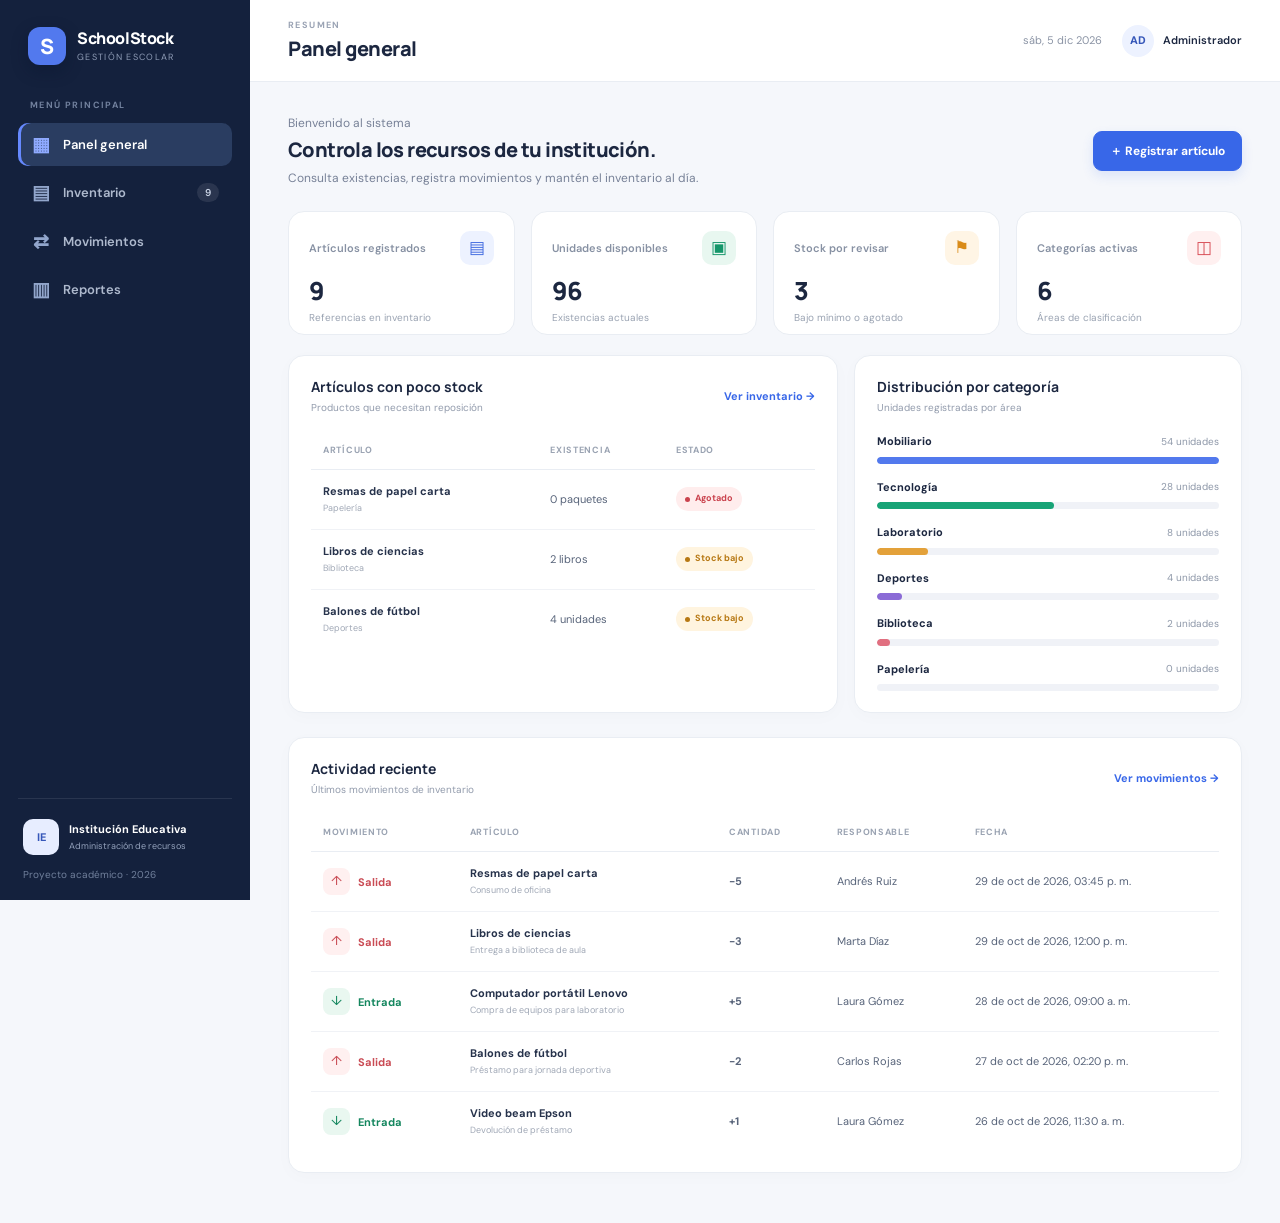
<file: OneDrive/Escritorio/SchoolStock_Gestion_Inventario_Escolar/SchoolStock/index.html>
<!doctype html>
<html lang="es">
<head>
  <meta charset="utf-8">
  <meta name="viewport" content="width=device-width, initial-scale=1">
  <meta name="description" content="SchoolStock: sistema web de gestión de inventario escolar desarrollado con JavaScript, CSS y Bootstrap.">
  <meta name="theme-color" content="#14213d">
  <title>SchoolStock | Inventario escolar</title>
  <link rel="preconnect" href="https://cdn.jsdelivr.net" crossorigin>
  <link href="https://cdn.jsdelivr.net/npm/bootstrap@5.3.8/dist/css/bootstrap.min.css" rel="stylesheet">
  <link rel="stylesheet" href="assets/css/styles.css">
</head>
<body>
  <div class="app-shell">
    <aside class="sidebar" id="sidebar">
      <a class="brand" href="#dashboard" aria-label="SchoolStock inicio">
        <span class="brand-mark">S</span>
        <span><strong>SchoolStock</strong><small>GESTIÓN ESCOLAR</small></span>
      </a>

      <div class="sidebar-label">MENÚ PRINCIPAL</div>
      <nav class="nav flex-column app-nav" aria-label="Navegación principal">
        <a class="nav-link active" href="#dashboard" data-page="dashboard"><span class="nav-icon">▦</span> Panel general</a>
        <a class="nav-link" href="#inventario" data-page="inventario"><span class="nav-icon">▤</span> Inventario <span class="nav-count" id="navItemCount">0</span></a>
        <a class="nav-link" href="#movimientos" data-page="movimientos"><span class="nav-icon">⇄</span> Movimientos</a>
        <a class="nav-link" href="#reportes" data-page="reportes"><span class="nav-icon">▥</span> Reportes</a>
      </nav>

      <div class="sidebar-bottom">
        <div class="school-card">
          <div class="school-avatar">IE</div>
          <div><strong>Institución Educativa</strong><small>Administración de recursos</small></div>
        </div>
        <div class="sidebar-note">Proyecto académico · 2026</div>
      </div>
    </aside>

    <main class="main-content">
      <header class="topbar">
        <div class="d-flex align-items-center gap-3">
          <button class="btn btn-light sidebar-toggle d-lg-none" id="sidebarToggle" aria-label="Abrir menú">☰</button>
          <div>
            <div class="eyebrow" id="pageEyebrow">RESUMEN</div>
            <h1 class="page-title" id="pageTitle">Panel general</h1>
          </div>
        </div>
        <div class="topbar-actions">
          <span class="today-label" id="todayLabel"></span>
          <div class="user-chip"><span class="user-avatar">AD</span><span class="d-none d-sm-inline">Administrador</span></div>
        </div>
      </header>

      <div class="page-container">
        <section class="page-view active" id="page-dashboard" aria-labelledby="pageTitle">
          <div class="welcome-row">
            <div>
              <p class="muted mb-1">Bienvenido al sistema</p>
              <h2 class="section-heading">Controla los recursos de tu institución.</h2>
              <p class="muted mb-0">Consulta existencias, registra movimientos y mantén el inventario al día.</p>
            </div>
            <button class="btn btn-primary px-3" data-bs-toggle="modal" data-bs-target="#itemModal" id="quickAddItem">＋ Registrar artículo</button>
          </div>

          <div class="row g-3 stat-grid" id="dashboardStats"></div>

          <div class="row g-3 mt-1">
            <div class="col-xl-7">
              <div class="panel-card h-100">
                <div class="panel-header"><div><h3>Artículos con poco stock</h3><p>Productos que necesitan reposición</p></div><a href="#inventario" data-page="inventario" class="text-link">Ver inventario →</a></div>
                <div id="lowStockTable"></div>
              </div>
            </div>
            <div class="col-xl-5">
              <div class="panel-card h-100">
                <div class="panel-header"><div><h3>Distribución por categoría</h3><p>Unidades registradas por área</p></div></div>
                <div id="categorySummary" class="category-summary"></div>
              </div>
            </div>
          </div>

          <div class="panel-card mt-4">
            <div class="panel-header"><div><h3>Actividad reciente</h3><p>Últimos movimientos de inventario</p></div><a href="#movimientos" data-page="movimientos" class="text-link">Ver movimientos →</a></div>
            <div id="recentMovements"></div>
          </div>
        </section>

        <section class="page-view" id="page-inventario" aria-labelledby="pageTitle" hidden>
          <div class="page-toolbar">
            <div><h2 class="section-heading">Artículos registrados</h2><p class="muted mb-0">Administra los recursos y consulta sus existencias.</p></div>
            <button class="btn btn-primary" data-bs-toggle="modal" data-bs-target="#itemModal" id="addItemButton">＋ Nuevo artículo</button>
          </div>
          <div class="panel-card">
            <div class="filter-row">
              <div class="search-box"><span>⌕</span><input type="search" class="form-control" id="inventorySearch" placeholder="Buscar por nombre, código o ubicación..." aria-label="Buscar artículos"></div>
              <select class="form-select filter-select" id="categoryFilter" aria-label="Filtrar por categoría"><option value="">Todas las categorías</option></select>
              <select class="form-select filter-select" id="stockFilter" aria-label="Filtrar por existencias"><option value="">Todos los estados</option><option value="normal">Stock normal</option><option value="low">Stock bajo</option><option value="zero">Agotado</option></select>
              <button class="btn btn-outline-secondary" id="exportItemsButton">⇩ Exportar CSV</button>
            </div>
            <div id="inventoryTable"></div>
            <div class="table-footer" id="inventoryCount"></div>
          </div>
        </section>

        <section class="page-view" id="page-movimientos" aria-labelledby="pageTitle" hidden>
          <div class="page-toolbar">
            <div><h2 class="section-heading">Entradas y salidas</h2><p class="muted mb-0">Cada movimiento actualiza automáticamente las existencias.</p></div>
            <button class="btn btn-primary" data-bs-toggle="modal" data-bs-target="#movementModal">＋ Registrar movimiento</button>
          </div>
          <div class="row g-3 mb-3" id="movementStats"></div>
          <div class="panel-card">
            <div class="filter-row">
              <div class="search-box"><span>⌕</span><input type="search" class="form-control" id="movementSearch" placeholder="Buscar artículo o responsable..." aria-label="Buscar movimientos"></div>
              <select class="form-select filter-select" id="movementTypeFilter" aria-label="Filtrar tipo"><option value="">Todos los movimientos</option><option value="Entrada">Entradas</option><option value="Salida">Salidas</option></select>
              <button class="btn btn-outline-secondary" id="exportMovementsButton">⇩ Exportar CSV</button>
            </div>
            <div id="movementsTable"></div>
            <div class="table-footer" id="movementCount"></div>
          </div>
        </section>

        <section class="page-view" id="page-reportes" aria-labelledby="pageTitle" hidden>
          <div class="page-toolbar"><div><h2 class="section-heading">Reportes del inventario</h2><p class="muted mb-0">Resumen de existencias y movimientos registrados.</p></div><button class="btn btn-outline-secondary" id="exportFullButton">⇩ Descargar inventario CSV</button></div>
          <div class="row g-3" id="reportStats"></div>
          <div class="row g-3 mt-1">
            <div class="col-lg-6"><div class="panel-card h-100"><div class="panel-header"><div><h3>Existencias por categoría</h3><p>Total de unidades disponibles</p></div></div><div id="reportCategories"></div></div></div>
            <div class="col-lg-6"><div class="panel-card h-100"><div class="panel-header"><div><h3>Estado del inventario</h3><p>Clasificación según el mínimo definido</p></div></div><div id="stockHealth"></div></div></div>
          </div>
          <div class="report-note mt-4"><strong>Nota:</strong> los reportes se calculan con los datos guardados en este navegador. Exporta los archivos CSV para conservar una copia o abrirlos en Excel.</div>
        </section>
      </div>
    </main>
  </div>

  <!-- Modal de artículos -->
  <div class="modal fade" id="itemModal" tabindex="-1" aria-labelledby="itemModalTitle" aria-hidden="true">
    <div class="modal-dialog modal-lg modal-dialog-centered"><div class="modal-content">
      <form id="itemForm">
        <div class="modal-header"><div><h2 class="modal-title fs-5" id="itemModalTitle">Registrar artículo</h2><p class="modal-subtitle mb-0">Completa la información del recurso escolar.</p></div><button type="button" class="btn-close" data-bs-dismiss="modal" aria-label="Cerrar"></button></div>
        <div class="modal-body">
          <input type="hidden" id="itemId">
          <div class="row g-3">
            <div class="col-md-8"><label class="form-label" for="itemName">Nombre del artículo *</label><input class="form-control" id="itemName" required maxlength="80" placeholder="Ej. Computador portátil"></div>
            <div class="col-md-4"><label class="form-label" for="itemCode">Código</label><input class="form-control" id="itemCode" placeholder="Automático" maxlength="20"></div>
            <div class="col-md-6"><label class="form-label" for="itemCategory">Categoría *</label><select class="form-select" id="itemCategory" required><option value="">Selecciona una categoría</option><option>Tecnología</option><option>Mobiliario</option><option>Deportes</option><option>Laboratorio</option><option>Biblioteca</option><option>Papelería</option><option>Otros</option></select></div>
            <div class="col-md-6"><label class="form-label" for="itemLocation">Ubicación *</label><select class="form-select" id="itemLocation" required><option value="">Selecciona una ubicación</option><option>Sala de informática</option><option>Biblioteca</option><option>Laboratorio</option><option>Almacén</option><option>Salón de clase</option><option>Oficina administrativa</option><option>Patio / Cancha</option></select></div>
            <div class="col-md-4"><label class="form-label" for="itemQuantity">Cantidad inicial *</label><input type="number" class="form-control" id="itemQuantity" min="0" step="1" value="1" required></div>
            <div class="col-md-4"><label class="form-label" for="itemMinimum">Stock mínimo *</label><input type="number" class="form-control" id="itemMinimum" min="0" step="1" value="3" required></div>
            <div class="col-md-4"><label class="form-label" for="itemUnit">Unidad *</label><select class="form-select" id="itemUnit" required><option>unidades</option><option>cajas</option><option>paquetes</option><option>pares</option><option>libros</option><option>metros</option></select></div>
            <div class="col-md-6"><label class="form-label" for="itemCondition">Estado</label><select class="form-select" id="itemCondition"><option>Bueno</option><option>Regular</option><option>En mantenimiento</option><option>Dañado</option></select></div>
            <div class="col-md-6"><label class="form-label" for="itemDescription">Descripción</label><input class="form-control" id="itemDescription" maxlength="140" placeholder="Detalles adicionales (opcional)"></div>
          </div>
          <div class="form-hint mt-3" id="itemFormHint">Los campos con * son obligatorios. La cantidad inicial quedará registrada como una entrada.</div>
        </div>
        <div class="modal-footer"><button type="button" class="btn btn-light" data-bs-dismiss="modal">Cancelar</button><button type="submit" class="btn btn-primary">Guardar artículo</button></div>
      </form>
    </div></div>
  </div>

  <!-- Modal de movimientos -->
  <div class="modal fade" id="movementModal" tabindex="-1" aria-labelledby="movementModalTitle" aria-hidden="true">
    <div class="modal-dialog modal-dialog-centered"><div class="modal-content">
      <form id="movementForm">
        <div class="modal-header"><div><h2 class="modal-title fs-5" id="movementModalTitle">Registrar movimiento</h2><p class="modal-subtitle mb-0">Registra una entrada o salida de recursos.</p></div><button type="button" class="btn-close" data-bs-dismiss="modal" aria-label="Cerrar"></button></div>
        <div class="modal-body"><div class="row g-3">
          <div class="col-12"><label class="form-label" for="movementItem">Artículo *</label><select class="form-select" id="movementItem" required></select><div class="form-text" id="movementAvailable"></div></div>
          <div class="col-md-6"><label class="form-label" for="movementType">Tipo *</label><select class="form-select" id="movementType" required><option value="Entrada">Entrada</option><option value="Salida">Salida</option></select></div>
          <div class="col-md-6"><label class="form-label" for="movementQuantity">Cantidad *</label><input type="number" class="form-control" id="movementQuantity" min="1" step="1" value="1" required></div>
          <div class="col-12"><label class="form-label" for="movementResponsible">Responsable *</label><input class="form-control" id="movementResponsible" required maxlength="60" placeholder="Nombre de quien realiza el movimiento"></div>
          <div class="col-12"><label class="form-label" for="movementNote">Observación</label><textarea class="form-control" id="movementNote" rows="2" maxlength="180" placeholder="Motivo o detalle del movimiento"></textarea></div>
        </div></div>
        <div class="modal-footer"><button type="button" class="btn btn-light" data-bs-dismiss="modal">Cancelar</button><button type="submit" class="btn btn-primary">Guardar movimiento</button></div>
      </form>
    </div></div>
  </div>

  <div class="toast-container position-fixed bottom-0 end-0 p-3"><div id="appToast" class="toast align-items-center border-0" role="status" aria-live="polite" aria-atomic="true"><div class="d-flex"><div class="toast-body" id="toastMessage">Listo.</div><button type="button" class="btn-close me-2 m-auto" data-bs-dismiss="toast" aria-label="Cerrar"></button></div></div></div>

  <script src="https://cdn.jsdelivr.net/npm/bootstrap@5.3.8/dist/js/bootstrap.bundle.min.js"></script>
  <script src="assets/js/app.js"></script>
</body>
</html>
</file>
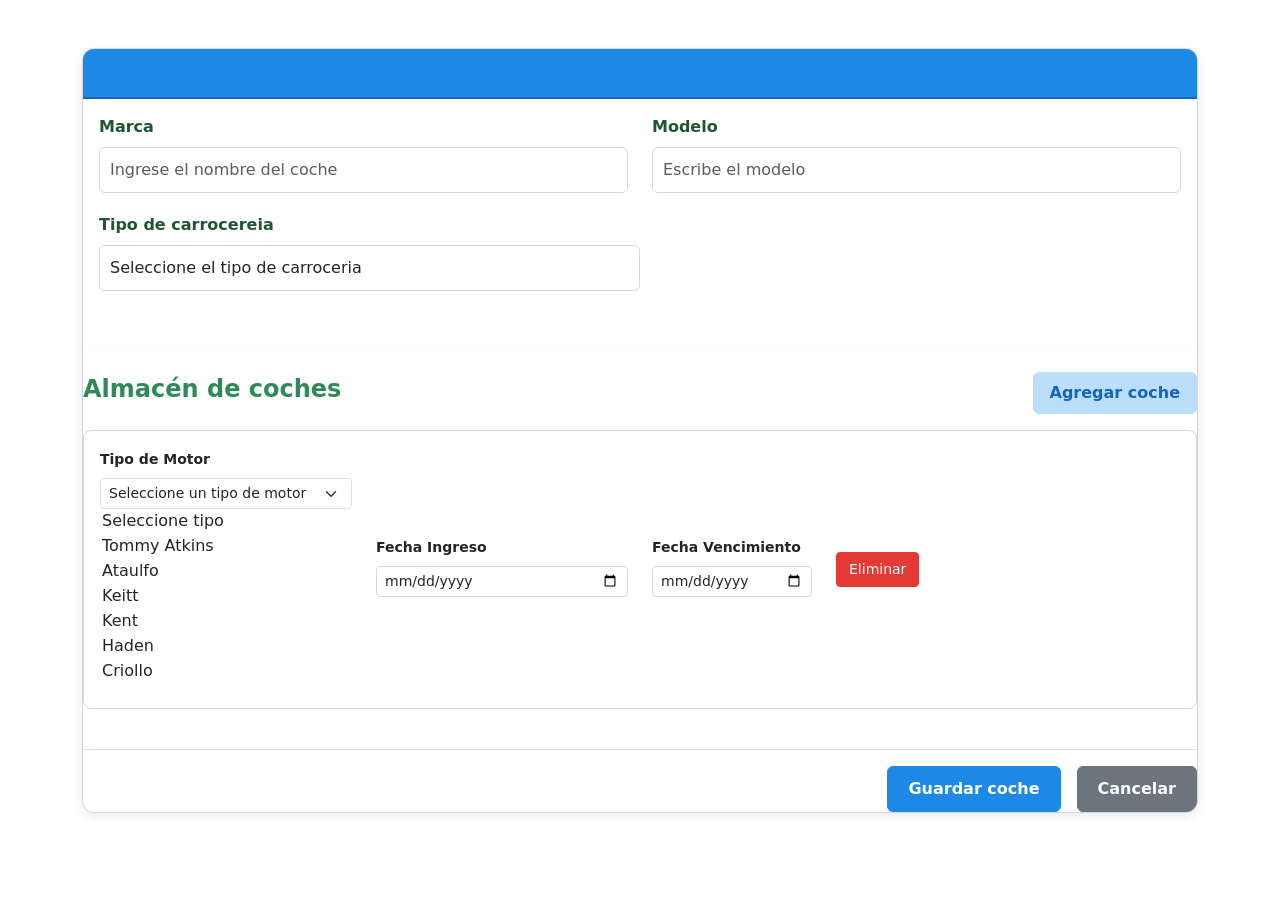
<file: Downloads/mango/mango/src/main/resources/templates/formulario.html>
<!DOCTYPE html>
<html xmlns:th="http://www.thymeleaf.org">

<head>
    <meta charset="UTF-8">
    <title>Formulario</title>
    <link href="https://cdn.jsdelivr.net/npm/bootstrap@5.3.0/dist/css/bootstrap.min.css" rel="stylesheet">
    <link th:href="@{/css/styles.css}" rel="stylesheet">
</head>

<body class="d-flex flex-column min-vh-100">

    <div th:replace="~{main :: navbar}"></div>

    <main class="flex-grow-1">
        <div class="container my-5">
            <div class="card card-custom-form">
                <div class="card-header card-header-custom text-center">
                    <h1 th:text="${proveedor.id} ? 'Editar coche' : 'Nuevo coche'" class="mb-0"
                        style="color: white;"></h1>
                </div>
                <div class="card-body">
                    <form th:action="@{/coches}" th:object="${coche}" method="post">
                        <input type="hidden" th:field="*{id}">

                        <div class="row">
                            <div class="col-md-6 mb-3">
                                <label class="form-label fw-semibold" style="color: #1E5631;">Marca</label>
                                <input type="text" th:field="*{nombre}" class="form-control form-control-custom"
                                    placeholder="Ingrese el nombre del coche" required>
                                <div th:if="${#fields.hasErrors('nombre')}" class="text-danger mt-1"
                                    th:errors="*{nombre}"></div>
                            </div>

                            <div class="col-md-6 mb-3">
                                <label class="form-label fw-semibold" style="color: #1E5631;">Modelo</label>
                                <input type="text" th:field="*{contacto}" class="form-control form-control-custom"
                                    placeholder="Escribe el modelo" required>
                            </div>
                        </div>

<!--                        <div class="row">-->
<!--                            <div class="col-md-6 mb-3">-->
<!--                                <label class="form-label fw-semibold" style="color: #1E5631;">Año de Fabricación</label>-->
<!--                                <input type="date" th:field="*{tipo_mango}" class="form-control form-control-custom"-->
<!--                                       placeholder="Selecciona la fecha de fabricación" required>-->
<!--                            </div>-->

                            <div class="col-md-6 mb-3">
                                <label class="form-label fw-semibold" style="color: #1E5631;">Tipo de carrocereia</label>
                                <select th:field="*{tipo_mango}" class="form-control form-control-custom" required>
                                    <option value="" selected>Seleccione el tipo de carroceria</option>
                                    <option value="Tommy Atkins">Coupé</option>
                                    <option value="Ataulfo">Convertible</option>
                                    <option value="Keitt">Sedán</option>
                                    <option value="Kent">SUV</option>
                                </select>
                            </div>
                        </div>

                        <hr class="my-4" style="border-color: #DEE2E6;">

                        <div class="d-flex justify-content-between align-items-center mb-3">
                            <h4 class="fw-bold" style="color: #2E8B57;">Almacén de coches</h4>
                            <button type="button" class="btn btn-mango-secondary" onclick="agregarAlmacen()">
                                Agregar coche
                            </button>
                        </div>

                        <div id="mangos" class="mb-4">
                            <div th:each="tel, iterStat : *{mangos}" class="card mb-3 almacen-item">
                                <div class="card-body">
                                    <div class="row align-items-center">
                                        <div class="col-md-3 mb-2">
                                            <label class="form-label fw-semibold small">Tipo de Motor</label>
                                            <select th:field="*{mangos[__${iterStat.index}__].tipoMotor}"
                                                    class="form-select form-select-sm" required>
                                                <option value="" disabled selected>Seleccione un tipo de motor</option>
                                                <option value="V6">V6</option>
                                                <option value="V8">V8</option>
                                                <option value="V12">V12</option>
                                                <option value="Eléctrico">Eléctrico</option>
                                                <option value="Híbrido">Híbrido</option>

                                        </div>

                                        <div class="col-md-3 mb-2">
                                            <label class="form-label fw-semibold small">Tipo Mango</label>
                                            <select th:field="*{mangos[__${iterStat.index}__].tipo_mango}"
                                                class="form-control form-control-sm" required>
                                                <option value="" selected>Seleccione tipo</option>
                                                <option value="Tommy Atkins">Tommy Atkins</option>
                                                <option value="Ataulfo">Ataulfo</option>
                                                <option value="Keitt">Keitt</option>
                                                <option value="Kent">Kent</option>
                                                <option value="Haden">Haden</option>
                                                <option value="Criollo">Criollo</option>
                                            </select>
                                        </div>
                                        <div class="col-md-3 mb-2">
                                            <label class="form-label fw-semibold small">Fecha Ingreso</label>
                                            <input type="date" th:field="*{mangos[__${iterStat.index}__].fecha_ingreso}"
                                                class="form-control form-control-sm" required>
                                        </div>
                                        <div class="col-md-2 mb-2">
                                            <label class="form-label fw-semibold small">Fecha Vencimiento</label>
                                            <input type="date"
                                                th:field="*{mangos[__${iterStat.index}__].fecha_vencimiento}"
                                                class="form-control form-control-sm" required>
                                        </div>
                                        <div class="col-md-1 text-center">
                                            <button type="button" class="btn btn-danger-custom btn-sm"
                                                onclick="eliminarAlmacen(this)">
                                                Eliminar
                                            </button>
                                        </div>
                                    </div>
                                </div>
                            </div>
                        </div>

                        <div class="d-flex gap-3 justify-content-end pt-3 border-top">
                            <button type="submit" class="btn btn-mango">
                                Guardar coche
                            </button>
                            <a th:href="@{/proveedores}" class="btn btn-secondary-custom">
                                Cancelar
                            </a>
                        </div>
                    </form>
                </div>
            </div>
        </div>
    </main>

    <div th:replace="~{main :: footer}"></div>

    <script>
        function agregarAlmacen() {
    const container = document.getElementById('mangos');
    const index = container.children.length;
    const html = `
        <div class="card mb-3 almacen-item">
            <div class="card-body">
                <div class="row align-items-center">

                    <!-- Tipo de motor -->
                    <div class="col-md-3 mb-2">
                        <label class="form-label fw-semibold small">Tipo de motor</label>
                        <select name="mangos[${index}].tipoMotor" class="form-control form-control-sm" required>
                            <option value="" selected>Seleccione tipo</option>
                            <option value="V6">V6</option>
                            <option value="V8">V8</option>
                            <option value="V12">V12</option>
                            <option value="Eléctrico">Eléctrico</option>
                            <option value="Híbrido">Híbrido</option>
                        </select>
                    </div>

                    <!-- Potencia -->
                    <div class="col-md-3 mb-2">
                        <label class="form-label fw-semibold small">Potencia</label>
                        <input type="number" name="mangos[${index}].potencia"
                            class="form-control form-control-sm" placeholder="HP" min="0" required>
                    </div>

                    <!-- Cilindrada -->
                    <div class="col-md-3 mb-2">
                        <label class="form-label fw-semibold small">Cilindrada</label>
                        <input type="number" name="mangos[${index}].cilindrada"
                            class="form-control form-control-sm" placeholder="CC" min="0" required>
                    </div>

                    <!-- Botón eliminar -->
                    <div class="col-md-3 text-end">
                        <button type="button" class="btn btn-danger-custom btn-sm" onclick="eliminarAlmacen(this)">
                            Eliminar
                        </button>
                    </div>

                </div>
            </div>
        </div>`;
    container.insertAdjacentHTML('beforeend', html);
}

function eliminarAlmacen(btn) {
    btn.closest('.almacen-item').remove();
}
    </script>

    <style>

        .footer-custom {
       background: linear-gradient(90deg, #1565C0, #1E88E5); /* degradado azul */
       border-top: 3px solid #0D47A1; /* línea azul oscuro superior */
       color: #E3F2FD; /* texto azul muy claro */
       padding: 1.5rem 0;
   }

   .footer-custom img {
       filter: brightness(0) invert(1); /* hace que el logo se vea blanco si es oscuro */
       opacity: 0.9;
       transition: opacity 0.3s ease;
   }

   .footer-custom img:hover {
       opacity: 1;
   }

   .footer-custom p {
       color: #E3F2FD; /* texto en azul claro */
       font-weight: 500;
   }

       .navbar-custom {
       background-color: #1565C0 !important;
       border-bottom: 3px solid #0D47A1 !important;
       }
       :root {
       --primary-blue: #1E88E5;
       --dark-blue: #1565C0;
       --light-blue: #BBDEFB;
       --neutral-white: #FFFFFF;
       --neutral-gray: #6C757D;
       --border-light: #D0D7DE;
       }

       /* --- CARD --- */
       .card-custom-form {
           border: 1px solid var(--border-light);
           border-radius: 12px;
           box-shadow: 0 4px 12px rgba(0, 0, 0, 0.08);
           background: var(--neutral-white);
           overflow: hidden;
       }

       /* --- HEADER --- */
       .card-header-custom {
           background-color: var(--primary-blue);
           border-bottom: 2px solid var(--dark-blue);
           padding: 1.5rem;
           color: var(--neutral-white);
       }

       /* --- FORM CONTROLS --- */
       .form-control-custom {
           border: 1px solid var(--border-light);
           border-radius: 6px;
           padding: 10px;
           transition: all 0.3s ease;
       }

       .form-control-custom:focus {
           border-color: var(--primary-blue);
           box-shadow: 0 0 0 0.1rem rgba(30, 136, 229, 0.2);
       }

       /* --- BUTTONS --- */
       .btn-mango {
           background-color: var(--primary-blue);
           border: 1px solid var(--primary-blue);
           color: var(--neutral-white);
           padding: 10px 20px;
           border-radius: 6px;
           font-weight: 600;
           transition: all 0.3s ease;
       }

       .btn-mango:hover {
           background-color: var(--dark-blue);
           border-color: var(--dark-blue);
           color: var(--neutral-white);
       }

       .btn-mango-secondary {
           background-color: var(--light-blue);
           border: 1px solid var(--light-blue);
           color: var(--dark-blue);
           padding: 8px 16px;
           border-radius: 6px;
           font-weight: 600;
           transition: all 0.3s ease;
       }

       .btn-mango-secondary:hover {
           background-color: var(--primary-blue);
           border-color: var(--primary-blue);
           color: var(--neutral-white);
       }

       .btn-secondary-custom {
           background-color: var(--neutral-gray);
           border: 1px solid var(--neutral-gray);
           color: var(--neutral-white);
           padding: 10px 20px;
           border-radius: 6px;
           font-weight: 600;
           transition: all 0.3s ease;
       }

       .btn-secondary-custom:hover {
           background-color: #5a6268;
           border-color: #5a6268;
           color: var(--neutral-white);
       }

       /* --- DANGER BUTTON --- */
       .btn-danger-custom {
           background-color: #E53935;
           border: 1px solid #E53935;
           color: var(--neutral-white);
           padding: 6px 12px;
           border-radius: 4px;
           font-weight: 500;
           font-size: 0.875rem;
           transition: all 0.3s ease;
       }

       .btn-danger-custom:hover {
           background-color: #C62828;
           border-color: #C62828;
           color: var(--neutral-white);
       }

       /* --- ITEM HOVER --- */
       .almacen-item {
           border: 1px solid var(--border-light);
           border-radius: 8px;
           transition: all 0.3s ease;
       }

       .almacen-item:hover {
           border-color: var(--primary-blue);
           box-shadow: 0 2px 8px rgba(30, 136, 229, 0.1);
       }

       /* --- SMALL INPUT --- */
       .form-control-sm {
           border-radius: 4px;
           border: 1px solid var(--border-light);
       }

       .form-control-sm:focus {
           border-color: var(--primary-blue);
           box-shadow: 0 0 0 0.1rem rgba(30, 136, 229, 0.2);
       }

    </style>
</body>

</html>
</file>
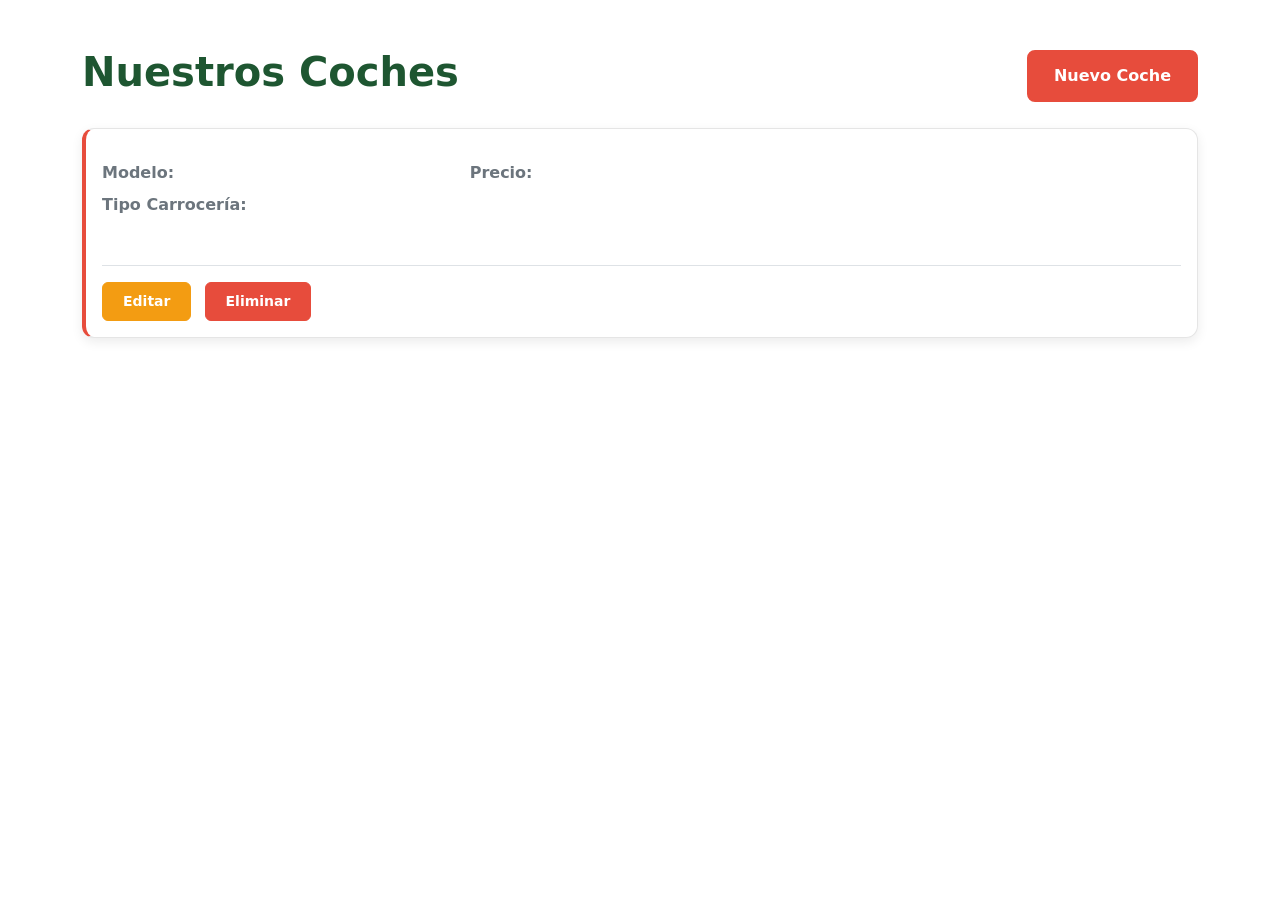
<file: Downloads/mango/mango/src/main/resources/templates/lista.html>
<!DOCTYPE html>
<html xmlns:th="http://www.thymeleaf.org">

<head>
    <meta charset="UTF-8">
    <title>Coches</title>
    <link href="https://cdn.jsdelivr.net/npm/bootstrap@5.3.0/dist/css/bootstrap.min.css" rel="stylesheet">
    <link th:href="@{/css/styles.css}" rel="stylesheet">
</head>

<body class="d-flex flex-column min-vh-100">

    <div th:replace="~{main :: navbar}"></div>

    <main class="flex-grow-1">
        <div class="container mt-5">
            <div class="d-flex justify-content-between align-items-center mb-4">
                <h1 class="fw-bold" style="color: #1E5631;">Nuestros Coches</h1>
                <a th:href="@{/coches/nuevo}" class="btn btn-mango">
                    Nuevo Coche
                </a>
            </div>

            <div th:each="p : ${coches}" class="card card-custom mb-4">
                <div class="card-body">
                    <div class="row">
                        <div class="col-md-8">
                            <h5 class="fw-bold mb-3" style="color: #2E8B57;" th:text="${p.marca}"></h5>

                            <div class="row mb-3">
                                <div class="col-sm-6">
                                    <p class="mb-2">
                                        <span class="fw-semibold" style="color: #6C757D;">Modelo:</span>
                                        <span th:text="${p.modelo}" class="ms-2 text-dark"></span>
                                    </p>
                                    <p class="mb-2">
                                        <span class="fw-semibold" style="color: #6C757D;">Tipo Carrocería:</span>
                                        <span th:text="${p.tipo_carroceria}" class="ms-2 text-dark"></span>
                                    </p>
                                </div>
                                <div class="col-sm-6">
                                    <p class="mb-2">
                                        <span class="fw-semibold" style="color: #6C757D;">Precio:</span>
                                        <span th:text="${p.precio}" class="ms-2 text-dark"></span>
                                    </p>
                                </div>
                            </div>

<!--                            <div class="mt-4">-->
<!--                                <h6 class="fw-bold mb-3" style="color: #2E8B57;">Almacenes de coches:</h6>-->
<!--                                <div th:if="${#lists.isEmpty(p.coches)}" class="alert alert-light border">-->
<!--                                    <em class="text-muted">No hay coches registrados</em>-->
<!--                                </div>-->
<!--                                <div th:unless="${#lists.isEmpty(p.coches)}" class="row">-->
<!--                                    <div th:each="m : ${p.coches}" class="col-lg-6 mb-2">-->
<!--                                        <div class="alert alert-custom border-0">-->
<!--                                            <small class="d-block">-->
<!--                                                <strong>Cantidad:</strong> <span th:text="${m.modelo}"></span>-->
<!--                                            </small>-->
<!--                                            <small class="d-block">-->
<!--                                                <strong>Tipo:</strong> <span th:text="${m.tipo_carroceria}"></span>-->
<!--                                            </small>-->
<!--                                            <small class="d-block">-->
<!--                                                <strong>Ingreso:</strong> <span-->
<!--                                                    th:text="${m.marca}"></span>-->
<!--                                            </small>-->
<!--&lt;!&ndash;                                            <small class="d-block">&ndash;&gt;-->
<!--&lt;!&ndash;                                                <strong>Caducidad:</strong> <span&ndash;&gt;-->
<!--&lt;!&ndash;                                                    th:text="${m.fecha_vencimiento}"></span>&ndash;&gt;-->
<!--&lt;!&ndash;                                            </small>&ndash;&gt;-->
<!--                                        </div>-->
<!--                                    </div>-->
<!--                                </div>-->
<!--                            </div>-->
                        </div>
                    </div>

                    <div class="mt-4 pt-3 border-top">
                        <a th:href="@{/coches/editar/{id}(id=${p.id})}" class="btn btn-sm btn-warning-custom me-2">
                            Editar
                        </a>
                        <a th:href="@{/coches/eliminar/{id}(id=${p.id})}" class="btn btn-sm btn-danger-custom"
                            onclick="return confirm('¿Estás seguro de que quieres eliminar este coche?')">
                            Eliminar
                        </a>
                    </div>
                </div>
            </div>
        </div>
    </main>

    <div th:replace="~{main :: footer}"></div>

    <style>

        .footer-custom {
       background: linear-gradient(90deg, #1565C0, #1E88E5); /* degradado azul */
       border-top: 3px solid #0D47A1; /* línea azul oscuro superior */
       color: #E3F2FD; /* texto azul muy claro */
       padding: 1.5rem 0;
   }

   .footer-custom img {
       filter: brightness(0) invert(1); /* hace que el logo se vea blanco si es oscuro */
       opacity: 0.9;
       transition: opacity 0.3s ease;
   }

   .footer-custom img:hover {
       opacity: 1;
   }

   .footer-custom p {
       color: #E3F2FD; /* texto en azul claro */
       font-weight: 500;
   }

       .navbar-custom {
       background-color: #1565C0 !important;
       border-bottom: 3px solid #0D47A1 !important;
       }
       .btn-mango {
       background-color: #E74C3C; /* rojo principal */
       border: 2px solid #E74C3C;
       color: #FFFFFF;
       padding: 12px 25px;
       border-radius: 8px;
       font-weight: 600;
       transition: all 0.3s ease;
   }

   .btn-mango:hover {
       background-color: #C0392B; /* rojo más oscuro */
       border-color: #C0392B;
       color: #FFFFFF;
       transform: translateY(-1px);
       box-shadow: 0 4px 12px rgba(231, 76, 60, 0.3);
   }

   .card-custom {
       border: 1px solid #E5E5E5;
       border-radius: 12px;
       box-shadow: 0 4px 12px rgba(0, 0, 0, 0.08);
       transition: all 0.3s ease;
       background: #FFFFFF;
       overflow: hidden;
       border-left: 4px solid #E74C3C; /* borde rojo */
   }

   .card-custom:hover {
       transform: translateY(-2px);
       box-shadow: 0 6px 20px rgba(0, 0, 0, 0.12);
       border-color: #E74C3C;
   }

   .btn-warning-custom {
       background-color: #F39C12; /* naranja dorado */
       border: 1px solid #F39C12;
       color: #FFFFFF;
       padding: 8px 20px;
       border-radius: 6px;
       font-weight: 600;
       transition: all 0.3s ease;
   }

   .btn-warning-custom:hover {
       background-color: #D68910;
       border-color: #D68910;
       color: #FFFFFF;
       transform: translateY(-1px);
   }

   .btn-danger-custom {
       background-color: #E74C3C;
       border: 1px solid #E74C3C;
       color: #FFFFFF;
       padding: 8px 20px;
       border-radius: 6px;
       font-weight: 600;
       transition: all 0.3s ease;
   }

   .btn-danger-custom:hover {
       background-color: #C0392B;
       border-color: #C0392B;
       color: #FFFFFF;
       transform: translateY(-1px);
   }

   .alert-custom {
       background-color: #FDEDEC; /* fondo rosa claro */
       border: 1px solid #F5B7B1;
       border-radius: 8px;
       border-left: 3px solid #E74C3C;
   }

   .alert-light {
       background-color: #F8F9FA;
       border: 1px solid #DEE2E6;
   }

    </style>
</body>

</html>
</file>
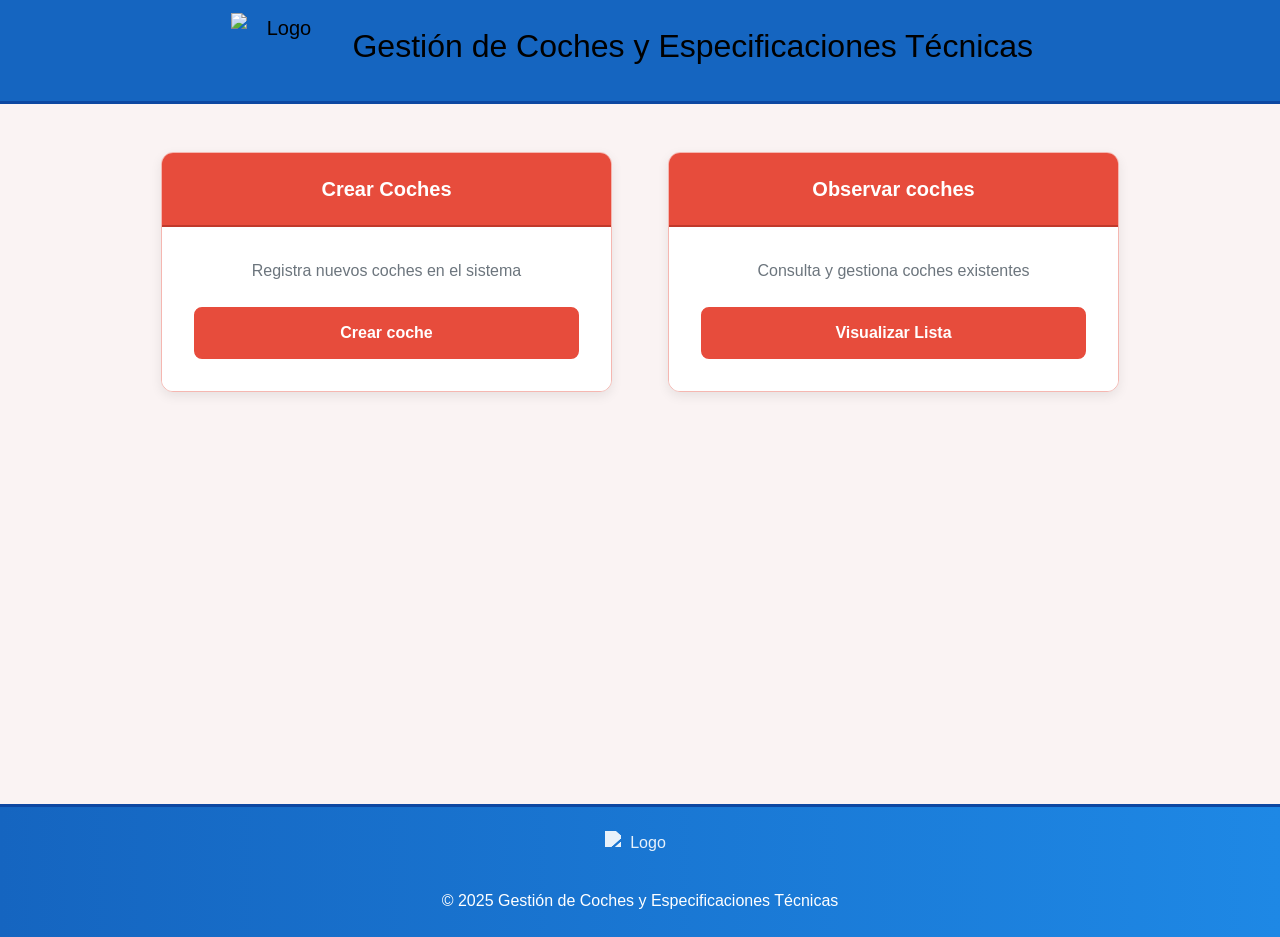
<file: Downloads/mango/mango/src/main/resources/templates/main.html>
<!DOCTYPE html>
<html xmlns:th="http://www.thymeleaf.org">

<head>
    <meta charset="UTF-8">
    <title>Principal</title>
    <link href="https://cdn.jsdelivr.net/npm/bootstrap@5.3.0/dist/css/bootstrap.min.css" rel="stylesheet">
    <link th:href="@{/css/styles.css}" rel="stylesheet">
</head>

<body class="d-flex flex-column min-vh-100">

    <div th:fragment="navbar">
        <nav class="navbar navbar-expand-lg navbar-custom">
            <div class="container-fluid justify-content-center">
                <a class="navbar-brand text-center" th:href="@{/proveedores/}">
                    <img th:src="@{/carro.png}" alt="Logo" width="100" height="75" class="d-inline-block me-3">
                    <h2 class="d-inline-block align-middle" >Gestión de Coches y Especificaciones Técnicas</h2>
                </a>
            </div>
        </nav>
    </div>

    <main class="main-container flex-grow-1">
        <div class="container">
            <div class="row justify-content-center">
                <div class="col-lg-5 col-md-6 mx-3 mb-4">
                    <div class="card card-custom">
                        <div class="card-header card-header-custom text-center">
                            <h4>Crear Coches</h4>
                        </div>
                        <div class="card-body text-center d-flex flex-column justify-content-center">
                            <p class="text-muted mb-4">Registra nuevos coches en el sistema</p>
                            <a th:href="@{/proveedores/nuevo}" class="btn btn-mango">Crear coche</a>
                        </div>
                    </div>
                </div>
                <div class="col-lg-5 col-md-6 mx-3 mb-4">
                    <div class="card card-custom">
                        <div class="card-header card-header-custom text-center">
                            <h4>Observar coches</h4>
                        </div>
                        <div class="card-body text-center d-flex flex-column justify-content-center">
                            <p class="text-muted mb-4">Consulta y gestiona coches existentes</p>
                            <a th:href="@{/proveedores}" class="btn btn-mango">Visualizar Lista</a>
                        </div>
                    </div>
                </div>
            </div>
        </div>
    </main>

    <div th:fragment="footer">
        <footer class="footer-custom text-center py-4 mt-auto">
            <div class="container-fluid">
                <img th:src="@{/carro.png}" alt="Logo" width="70" height="50" class="d-inline-block">
                <p class="text-cream mb-0 mt-2">© 2025 Gestión de Coches y Especificaciones Técnicas</p>
            </div>
        </footer>
    </div>


    <style>

        .footer-custom {
        background: linear-gradient(90deg, #1565C0, #1E88E5); /* degradado azul */
        border-top: 3px solid #0D47A1; /* línea azul oscuro superior */
        color: #E3F2FD; /* texto azul muy claro */
        padding: 1.5rem 0;
    }

    .footer-custom img {
        filter: brightness(0) invert(1); /* hace que el logo se vea blanco si es oscuro */
        opacity: 0.9;
        transition: opacity 0.3s ease;
    }

    .footer-custom img:hover {
        opacity: 1;
    }

    .footer-custom p {
        color: #E3F2FD; /* texto en azul claro */
        font-weight: 500;
    }


                .navbar-custom {
                background-color: #1565C0 !important;
                border-bottom: 3px solid #0D47A1 !important;
                }
                body {
                background-color: #FAF3F3; /* Fondo suave rosado */
                min-height: 100vh;
                font-family: 'Segoe UI', Tahoma, Geneva, Verdana, sans-serif;
                      }

            /* ----- Tarjetas ----- */
            .card-custom {
                border: 1px solid #F5B7B1;
                border-radius: 12px;
                box-shadow: 0 4px 12px rgba(0, 0, 0, 0.08);
                transition: all 0.3s ease;
                background: #FFFFFF;
                overflow: hidden;
                height: 100%;
            }

            .card-custom:hover {
                transform: translateY(-3px);
                box-shadow: 0 8px 20px rgba(0, 0, 0, 0.12);
                border-color: #E74C3C; /* Rojo elegante */
            }

            /* ----- Encabezado de las tarjetas ----- */
            .card-header-custom {
                background-color: #E74C3C !important;
                border-bottom: 2px solid #C0392B;
                padding: 1.5rem;
            }

            .card-header-custom h4 {
                color: #FFFFFF;
                font-weight: 600;
                margin: 0;
                font-size: 1.25rem;
            }

            /* ----- Cuerpo de las tarjetas ----- */
            .card-body {
                padding: 2rem;
                background: #FFFFFF;
            }

            /* ----- Botón principal (antes btn-mango) ----- */
            .btn-mango {
                background-color: #E74C3C;
                border: 2px solid #E74C3C;
                color: #FFFFFF;
                padding: 12px 30px;
                border-radius: 8px;
                font-weight: 600;
                transition: all 0.3s ease;
            }

            .btn-mango:hover {
                background-color: #C0392B;
                border-color: #C0392B;
                color: #FFFFFF;
                transform: translateY(-1px);
                box-shadow: 0 4px 12px rgba(231, 76, 60, 0.3);
            }

            /* ----- Contenedor principal ----- */
            .main-container {
                min-height: calc(100vh - 200px);
                padding: 3rem 0;
            }

            /* ----- Textos ----- */
            .text-muted {
                color: #6C757D !important;
            }

            .text-cream {
                color: #FFFFFF !important;
            }

    </style>

</body>

</html>
</file>
<file: OneDrive/Escritorio/SchoolStock_Gestion_Inventario_Escolar/SchoolStock/assets/css/styles.css>
@import url('https://fonts.googleapis.com/css2?family=DM+Sans:wght@400;500;600;700&family=Manrope:wght@500;600;700;800&display=swap');
:root{--navy:#14213d;--navy-2:#1b2c4b;--blue:#3867e8;--blue-soft:#edf2ff;--ink:#1c2740;--muted:#778197;--line:#e9edf3;--canvas:#f5f7fb;--green:#15966a;--orange:#d98b19;--red:#d84c55;--radius:16px;}
*{box-sizing:border-box}body{margin:0;background:var(--canvas);color:var(--ink);font-family:'DM Sans',sans-serif;font-size:14px}.app-shell{min-height:100vh}.sidebar{width:250px;background:var(--navy);color:#fff;position:fixed;inset:0 auto 0 0;display:flex;flex-direction:column;padding:27px 18px 18px;z-index:1030}.brand{display:flex;align-items:center;gap:11px;color:#fff;text-decoration:none;padding:0 10px 34px}.brand-mark{height:38px;width:38px;border-radius:12px;background:#5279ee;display:grid;place-items:center;font:800 21px Manrope,sans-serif;box-shadow:0 6px 16px #07132d66}.brand strong{display:block;font:800 16px Manrope,sans-serif;letter-spacing:-.4px}.brand small{display:block;color:#8f9cb6;font-size:9px;letter-spacing:1.3px;margin-top:2px}.sidebar-label{font-size:9px;color:#72819e;letter-spacing:1.4px;font-weight:700;padding:0 12px 10px}.app-nav{gap:5px}.app-nav .nav-link{color:#aeb9cd;padding:12px 13px;border-radius:10px;display:flex;align-items:center;gap:12px;font-size:13px;font-weight:600;transition:.18s}.app-nav .nav-link:hover{background:#ffffff0d;color:#fff}.app-nav .nav-link.active{background:#2a3d61;color:#fff;box-shadow:inset 3px 0 #6689ff}.nav-icon{font-size:19px;width:20px;text-align:center;line-height:1;color:#92a6cc}.nav-link.active .nav-icon{color:#8faaff}.nav-count{margin-left:auto;background:#ffffff18;color:#cbd5e7;border-radius:20px;padding:2px 8px;font-size:10px}.sidebar-bottom{margin-top:auto}.school-card{border-top:1px solid #ffffff17;padding:20px 5px 12px;display:flex;align-items:center;gap:10px}.school-avatar,.user-avatar{display:grid;place-items:center;background:#e7edff;color:#3657b9;font-weight:800;border-radius:10px;width:36px;height:36px;font-size:11px}.school-card strong{font-size:11px;display:block}.school-card small{font-size:9px;color:#93a1bb;display:block;margin-top:3px}.sidebar-note{font-size:10px;color:#71809c;padding-left:5px}.main-content{margin-left:250px;min-height:100vh}.topbar{height:82px;background:#fff;border-bottom:1px solid var(--line);padding:0 38px;display:flex;align-items:center;justify-content:space-between;position:sticky;top:0;z-index:100}.eyebrow{font-size:9px;font-weight:700;letter-spacing:1.4px;color:#9aa3b4;margin-bottom:3px}.page-title{font:800 20px Manrope,sans-serif;margin:0;letter-spacing:-.5px}.topbar-actions{display:flex;align-items:center;gap:20px}.today-label{color:#8b94a5;font-size:11px}.user-chip{display:flex;align-items:center;gap:9px;font-weight:600;font-size:11px}.user-avatar{width:32px;height:32px;border-radius:50%;background:#edf2ff}.page-container{max-width:1500px;padding:32px 38px 50px;margin:0 auto}.page-view{display:none}.page-view.active{display:block}.welcome-row,.page-toolbar{display:flex;justify-content:space-between;align-items:center;gap:20px;margin-bottom:24px}.section-heading{font:800 20px Manrope,sans-serif;letter-spacing:-.6px;margin:0 0 6px}.muted{color:var(--muted);font-size:12px}.btn{font-size:12px;font-weight:700;border-radius:9px;padding:10px 14px}.btn-primary{background:var(--blue);border-color:var(--blue);box-shadow:0 5px 12px #3867e822}.btn-primary:hover{background:#2c55ce;border-color:#2c55ce}.btn-outline-secondary{color:#657087;border-color:#dfe4ec;background:#fff}.stat-card{height:124px;background:#fff;border:1px solid var(--line);border-radius:var(--radius);padding:19px 20px;position:relative;overflow:hidden}.stat-top{display:flex;justify-content:space-between;align-items:center}.stat-label{font-size:11px;color:#8791a3;font-weight:600}.stat-icon{height:34px;width:34px;display:grid;place-items:center;border-radius:10px;background:var(--blue-soft);color:#426be0;font-size:17px}.stat-number{font:800 25px Manrope,sans-serif;letter-spacing:-1px;margin-top:8px}.stat-foot{font-size:10px;color:#9aa3b2;margin-top:2px}.stat-card.green .stat-icon{background:#e8f7f0;color:var(--green)}.stat-card.orange .stat-icon{background:#fff5e5;color:var(--orange)}.stat-card.red .stat-icon{background:#fff0f0;color:var(--red)}.panel-card{background:#fff;border:1px solid var(--line);border-radius:var(--radius);padding:21px 22px;box-shadow:0 4px 18px #14213d05}.panel-header{display:flex;justify-content:space-between;align-items:center;gap:15px;margin-bottom:18px}.panel-header h3{font:700 14px Manrope,sans-serif;margin:0 0 4px}.panel-header p{margin:0;color:#929bac;font-size:10px}.text-link{font-size:11px;color:var(--blue);font-weight:700;text-decoration:none;white-space:nowrap}.text-link:hover{text-decoration:underline}.table{--bs-table-bg:transparent;margin-bottom:0;vertical-align:middle}.table thead th{font-size:9px;letter-spacing:.7px;text-transform:uppercase;color:#9aa3b2;font-weight:700;border-bottom:1px solid var(--line);padding:11px 12px;white-space:nowrap}.table tbody td{font-size:11px;color:#58647a;padding:13px 12px;border-color:#f0f2f6}.table tbody tr:last-child td{border-bottom:0}.item-name{font-weight:700;color:#26324b!important;font-size:11px!important}.item-sub{display:block;color:#a0a8b6;font-size:9px;margin-top:3px;font-weight:400}.status-badge{display:inline-flex;align-items:center;gap:5px;border-radius:20px;padding:5px 9px;font-size:9px;font-weight:700;white-space:nowrap}.status-badge:before{content:'';height:5px;width:5px;border-radius:50%;background:currentColor}.status-normal{background:#eaf7f1;color:#16865f}.status-low{background:#fff4df;color:#b77813}.status-zero{background:#ffeded;color:#ca424d}.status-neutral{background:#f0f2f6;color:#68748a}.category-summary{display:flex;flex-direction:column;gap:15px}.category-line-head{display:flex;justify-content:space-between;align-items:center;font-size:11px;margin-bottom:7px}.category-line-head strong{font-size:11px}.category-line-head span{color:#8d97a8;font-size:10px}.progress{height:7px;background:#f0f2f7;border-radius:20px}.progress-bar{border-radius:20px;background:#5279ed}.empty-state{text-align:center;padding:34px 14px;color:#929bac;font-size:11px}.empty-state strong{display:block;color:#58647a;font-size:12px;margin-bottom:4px}.page-toolbar{margin-bottom:20px}.filter-row{display:flex;gap:10px;align-items:center;flex-wrap:wrap;margin-bottom:17px}.search-box{position:relative;flex:1;min-width:220px}.search-box>span{position:absolute;left:12px;top:6px;font-size:21px;color:#9aa3b2;z-index:1}.search-box .form-control{padding-left:38px}.form-control,.form-select{border-color:#e3e7ef;border-radius:9px;font-size:11px;padding:10px 12px;color:#46536b;box-shadow:none!important}.form-control:focus,.form-select:focus{border-color:#8da5f5}.filter-select{width:auto;min-width:155px}.table-footer{padding-top:15px;color:#929bac;font-size:10px;border-top:1px solid #f0f2f6;margin-top:8px}.action-btn{border:0;background:#f2f5fc;color:#65728a;border-radius:7px;width:28px;height:28px;margin-left:4px;font-size:13px}.action-btn:hover{background:#e5ebfb;color:#315ad0}.action-btn.delete:hover{background:#ffeded;color:#c7434d}.modal-content{border:0;border-radius:16px;box-shadow:0 20px 70px #101d3a30}.modal-header,.modal-footer{padding:19px 23px;border-color:#edf0f5}.modal-body{padding:22px 23px}.modal-title{font:800 17px Manrope,sans-serif;letter-spacing:-.4px}.modal-subtitle{font-size:10px;color:#929bac;margin-top:4px}.form-label{font-size:10px;font-weight:700;color:#58647a;margin-bottom:6px}.form-hint{background:#f5f7fc;color:#7d8799;border-radius:8px;padding:10px 12px;font-size:10px}.form-text{font-size:10px;color:#929bac}.movement-type{font-weight:700}.type-in{color:#14865e}.type-out{color:#c94b54}.movement-dot{height:27px;width:27px;display:inline-grid;place-items:center;border-radius:8px;margin-right:8px;font-size:13px}.movement-dot.in{background:#e9f7f0;color:#14865e}.movement-dot.out{background:#fff0f0;color:#c94b54}.report-note{background:#eef3ff;border:1px solid #dfe8ff;border-radius:10px;padding:13px 16px;color:#62718f;font-size:11px}.report-note strong{color:#3657b9}.category-report-row{padding:13px 0;border-bottom:1px solid #f0f2f6}.category-report-row:last-child{border-bottom:0}.health-row{display:flex;justify-content:space-between;align-items:center;padding:14px 0;border-bottom:1px solid #f0f2f6;font-size:11px}.health-row:last-child{border-bottom:0}.health-row strong{font:700 16px Manrope,sans-serif}.sidebar-toggle{border:1px solid var(--line);padding:6px 10px}.toast{background:#1c2d4d;color:#fff;border-radius:10px;font-size:12px}.toast .btn-close{filter:invert(1)}
@media(max-width:1100px){.sidebar{width:220px}.main-content{margin-left:220px}.page-container{padding:27px 25px 40px}.topbar{padding:0 25px}}
@media(max-width:991.98px){.sidebar{transform:translateX(-100%);transition:transform .22s ease;box-shadow:12px 0 35px #07132d22}.sidebar.open{transform:translateX(0)}.main-content{margin-left:0}.topbar{height:72px}.page-container{padding:25px 20px 40px}}
@media(max-width:575.98px){.page-container{padding:20px 14px 32px}.topbar{padding:0 14px}.today-label{display:none}.welcome-row,.page-toolbar{align-items:flex-start;flex-direction:column}.welcome-row .btn,.page-toolbar .btn{width:100%}.section-heading{font-size:18px}.panel-card{padding:17px 14px}.filter-row>*{width:100%!important}.filter-row .search-box{min-width:100%}.stat-card{height:112px;padding:15px}.stat-number{font-size:22px}.table-responsive{margin:0 -7px}.table thead th,.table tbody td{padding-left:9px;padding-right:9px}.user-chip{font-size:0}.user-avatar{font-size:11px}.panel-header{align-items:flex-start}.text-link{font-size:10px}}
</file>
